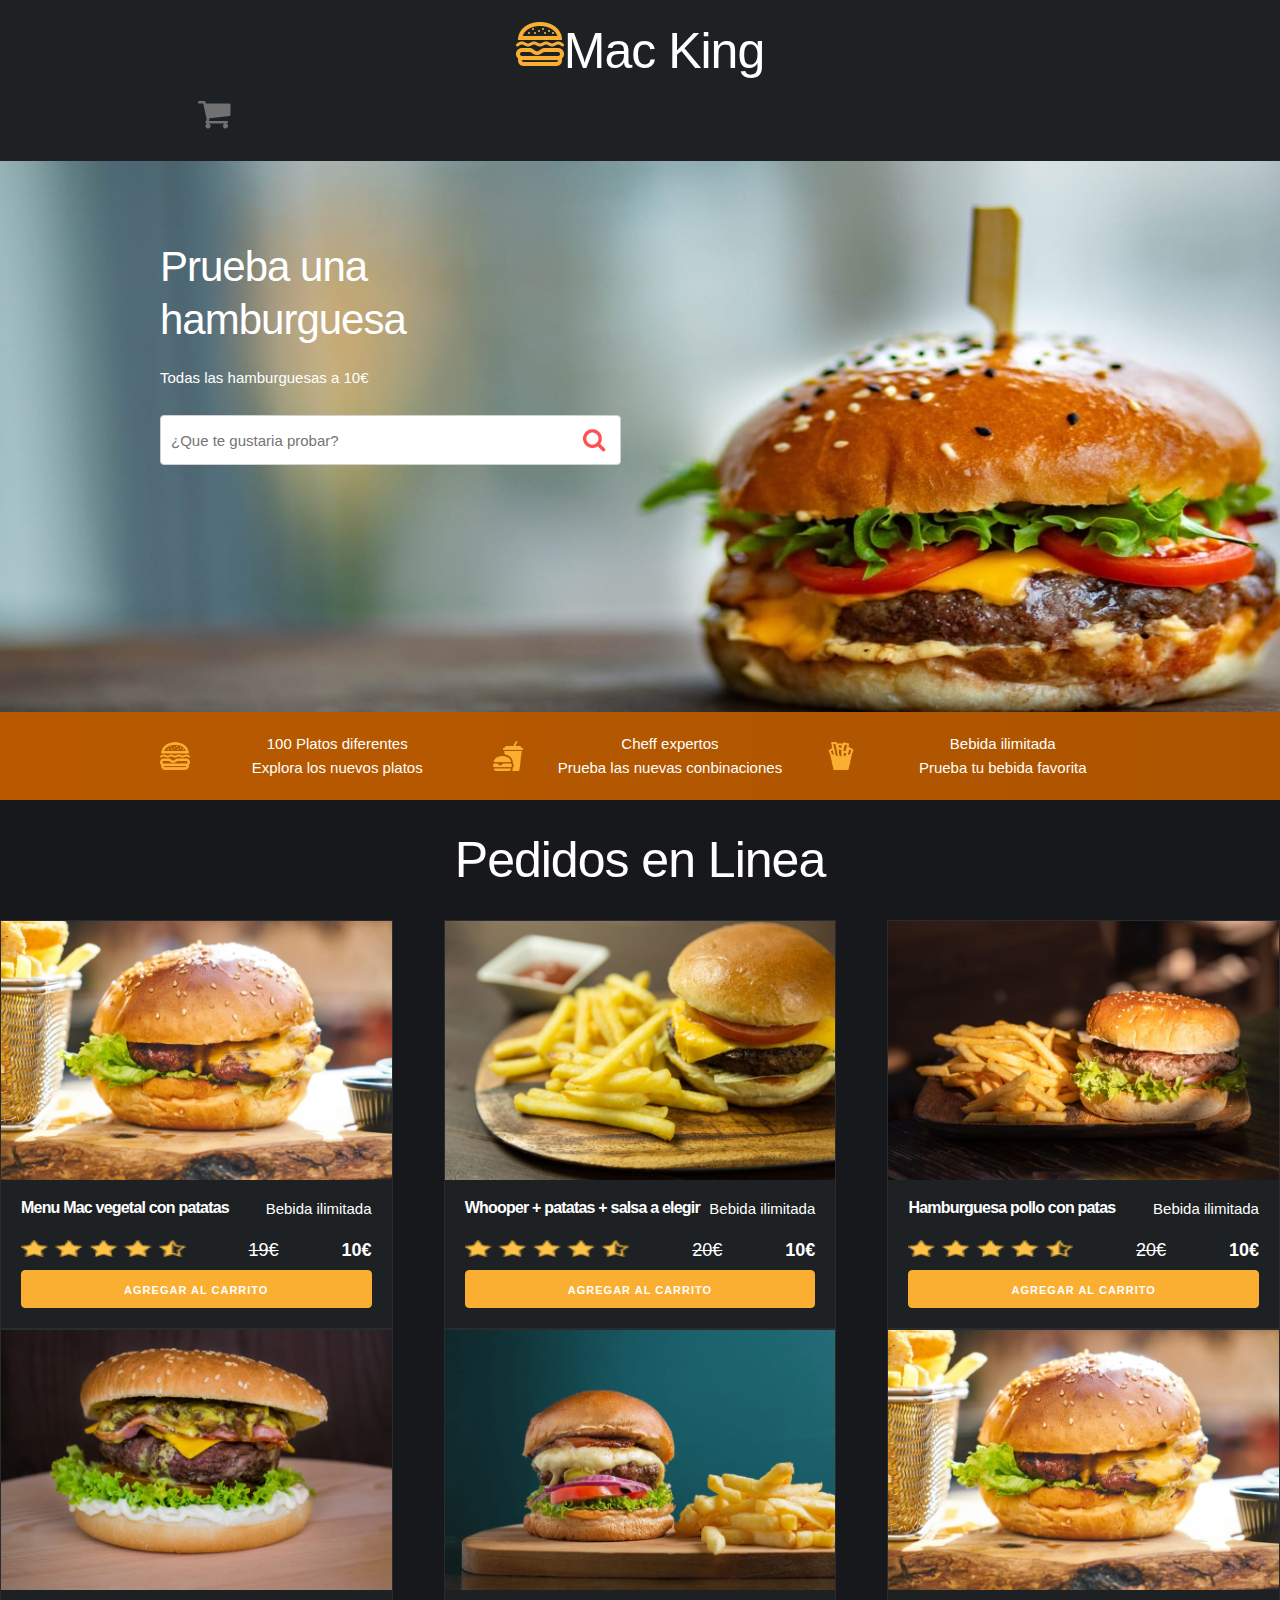
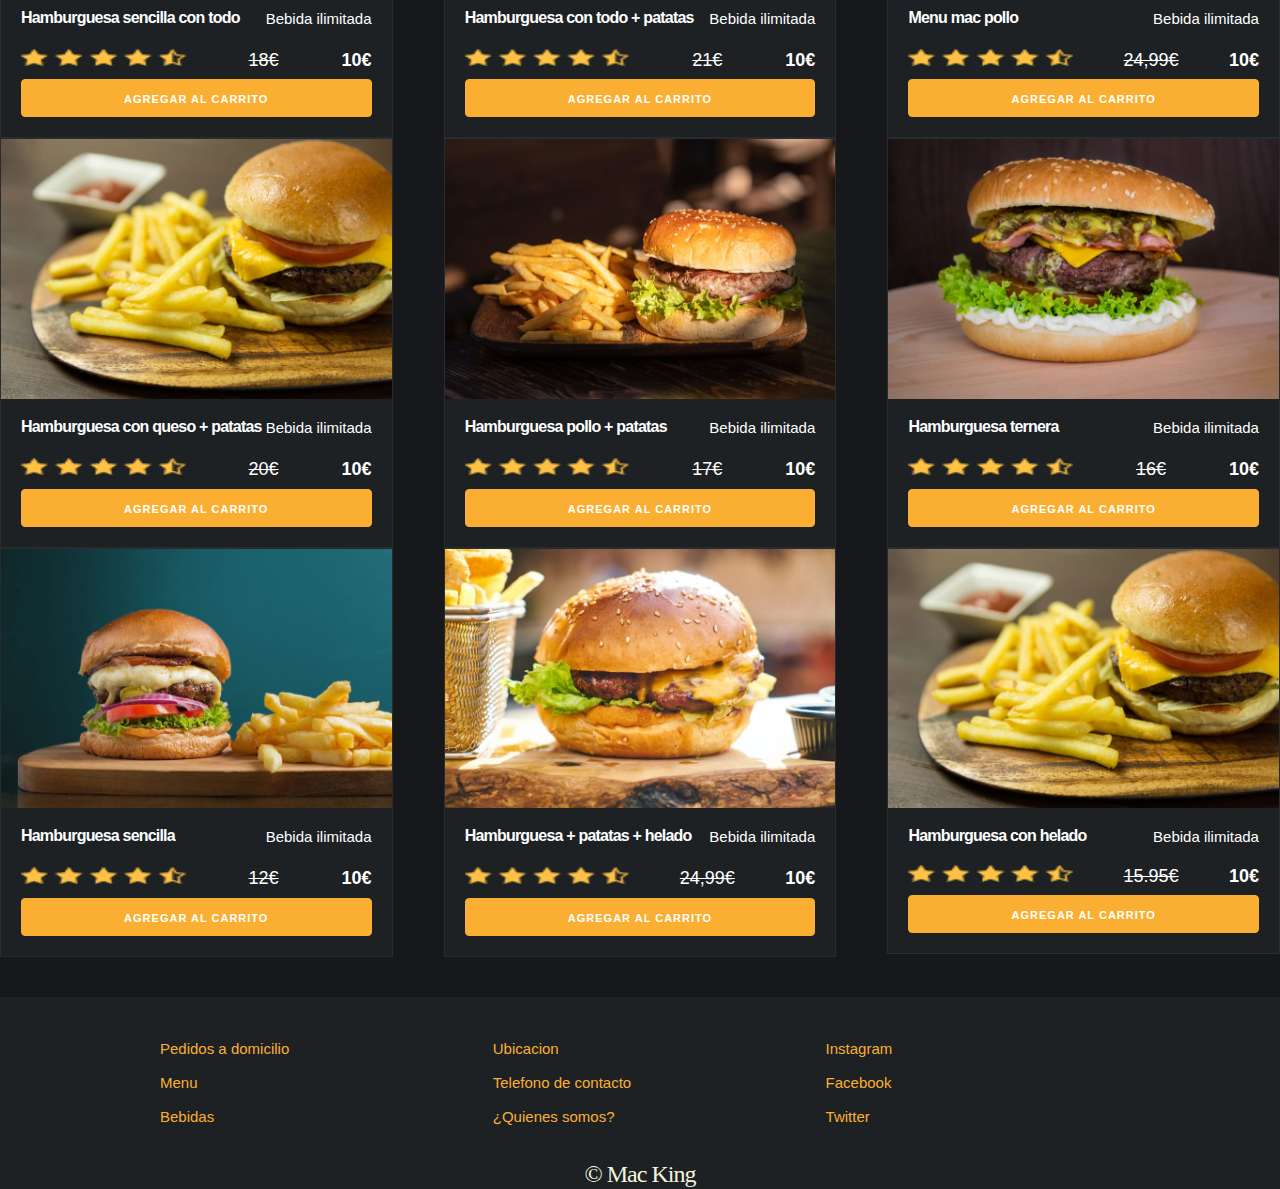
<file: index.html>
<!DOCTYPE html>
<html lang="en">
<head>
    <meta charset="UTF-8">
    <meta http-equiv="X-UA-Compatible" content="IE=edge">
    <meta name="viewport" content="width=device-width, initial-scale=1.0">
    <meta name="Descripcion" content="Comida rapida">
    <meta name="autor" content="Alejandro Rodriguez Leal">
    <title>Mac King</title>
    <link rel="icon" type="image/png" sizes="16x16"  href="./img/favicon-16x16.png">
    <link rel="stylesheet" href="css/normalize.css">
    <link rel="stylesheet" href="css/skeleton.css">
    <link rel="stylesheet" href="css/style.css">
</head>
<body>
   <header class="header">
       <div class="container">
           <div class="row">
               <div class="four colums">
                    <h1><img src="./img/logo.png" alt="">Mac King</h1>
               </div>
               <div class="two columns u-pull-rigth">
                    <ul>
                        <li class="submenu">
                            <img src="./img/cart.png">
                            <div id="carrito">
                                <p class="vacio">Carrito vacio</p>
                                <table class="u-full-width">
                                    <thead>
                                        <tr>
                                            <th>Imagen</th>
                                            <th>Platos</th>
                                            <th>Precio</th>
                                        </tr>
                                    </thead>
                                    <tbody>
                                        <tr>
                                            <td>
                                                <img src="./img/platillo1.jpg" width="100">
                                            </td>
                                            <td>Hamburguesa con helado</td>
                                            <td>15€</td>
                                            <td><a href="a" class="borrar plato">X</a></td>
                                        </tr>
                                        <tr>
                                            <td>
                                                <img src="./img/platillo2.jpg" width="100">
                                            </td>
                                            <td>Hamburguesa sencilla</td>
                                            <td>15€</td>
                                            <td><a href="a" class="borrar plato">X</a></td>
                                        </tr>
                                    </tbody>
                                </table>
                                <a href="a" class="button u-full-width">vaciar carrito</a>
                            </div>
                        </li>
                    </ul>
               </div>
            </div>
        </div>
   </header>
   <div class="hero">
       <div class="container">
           <div class="row">
               <div class="six columns">
                   <div class="contenido-hero">
                       <h2>Prueba una hamburguesa</h2>
                       <p>Todas las hamburguesas a 10€</p>
                       <form>
                           <input class="u-full-width" type="text" placeholder="¿Que te gustaria probar?" id="buscador">
                           <input type="submit" class="submit-buscador">
                       </form>
                   </div>
               </div>
           </div>
       </div>
   </div>
   <div class="barra">
       <div class="container">
           <div class="row">
               <div class="four columns icono icono1">
                   <p>100 Platos diferentes<br>
                      Explora los nuevos platos</p>
               </div>
               <div class="four columns icono icono2">
                <p>Cheff expertos<br>
                   Prueba las nuevas conbinaciones</p>
               </div>
               <div class="four columns icono icono3">
                <p>Bebida ilimitada<br>
                   Prueba tu bebida favorita</p>
                </div>
           </div>
       </div>
   </div>
   <div class="lista-platos" class="container">
       <h1 class="encabezado">Pedidos en Linea</h1>
       <div class="row">
           <div class="four columns">
               <div class="card">
                   <img src="./img/platillo1.jpg" class="imagen-plato u-full-width">
                   <div class="info-card">
                       <h4>Menu Mac vegetal con patatas</h4>
                       <p>Bebida ilimitada</p>
                       <img src="./img/estrellas.png" class="estrella-img">
                       <div><p class="precio">19€</p></div>
                       <div class="right-div"><p class="rigth">10€</p></div>
                       <a href="#" class="u-full-width button-primary button input agregar carrito" data-id="1">Agregar al carrito</a>
                   </div>
               </div>
           </div>
           <div class="four columns">
                <div class="card">
                    <img src="./img/platillo2.jpg" class="imagen-plato u-full-width">
                    <div class="info-card">
                        <h4>Whooper + patatas + salsa a elegir</h4>
                        <p>Bebida ilimitada</p>
                        <img src="./img/estrellas.png" class="estrella-img">
                        <div><p class="precio">20€</p></div>
                        <div class="right-div"><p class="rigth">10€</p></div>
                        <a href="#" class="u-full-width button-primary button input agregar carrito" data-id="2">Agregar al carrito</a>
                    </div>
                </div>
            </div>
            <div class="four columns">
                <div class="card">
                    <img src="./img/platillo3.jpg" class="imagen-plato u-full-width">
                    <div class="info-card">
                        <h4>Hamburguesa pollo con patas</h4>
                        <p>Bebida ilimitada</p>
                        <img src="./img/estrellas.png" class="estrella-img">
                        <div><p class="precio">20€</p></div>
                        <div class="right-div"><p class="rigth">10€</p></div>
                        <a href="#" class="u-full-width button-primary button input agregar carrito" data-id="3">Agregar al carrito</a>
                    </div>
                </div>
            </div>
        </div>

        <div class="row">
             <div class="four columns">
                <div class="card">
                    <img src="./img/platillo4.jpg" class="imagen-plato u-full-width">
                    <div class="info-card">
                        <h4>Hamburguesa sencilla con todo</h4>
                        <p>Bebida ilimitada</p>
                        <img src="./img/estrellas.png" class="estrella-img">
                        <div><p class="precio">18€</p></div>
                        <div class="right-div"><p class="rigth">10€</p></div>
                        <a href="#" class="u-full-width button-primary button input agregar carrito" data-id="4">Agregar al carrito</a>
                    </div>
                </div>
            </div>
            <div class="four columns">
                <div class="card">
                    <img src="./img/platillo5.jpg" class="imagen-plato u-full-width">
                    <div class="info-card">
                        <h4>Hamburguesa con todo + patatas</h4>
                        <p>Bebida ilimitada</p>
                        <img src="./img/estrellas.png" class="estrella-img">
                        <div><p class="precio">21€</p></div>
                        <div class="right-div"><p class="rigth">10€</p></div>
                        <a href="#" class="u-full-width button-primary button input agregar carrito" data-id="5">Agregar al carrito</a>
                    </div>
                </div>
            </div>
            <div class="four columns">
                 <div class="card">
                    <img src="./img/platillo1.jpg" class="imagen-plato u-full-width">
                    <div class="info-card">
                        <h4>Menu mac pollo</h4>
                        <p>Bebida ilimitada</p>
                        <img src="./img/estrellas.png" class="estrella-img">
                        <div><p class="precio">24,99€</p></div>
                        <div class="right-div"><p class="rigth">10€</p></div>
                        <a href="#" class="u-full-width button-primary button input agregar carrito" data-id="6">Agregar al carrito</a>
                    </div>
                </div>
            </div>
        </div>
        <div class="row">
            <div class="four columns">
                 <div class="card">
                    <img src="./img/platillo2.jpg" class="imagen-plato u-full-width">
                    <div class="info-card">
                        <h4>Hamburguesa con queso + patatas</h4>
                        <p>Bebida ilimitada</p>
                        <img src="./img/estrellas.png" class="estrella-img">
                        <div><p class="precio">20€</p></div>
                        <div class="right-div"><p class="rigth">10€</p></div>
                        <a href="#" class="u-full-width button-primary button input agregar carrito" data-id="7">Agregar al carrito</a>
                    </div>
                </div>
            </div>
            <div class="four columns">
                <div class="card">
                    <img src="./img/platillo3.jpg" class="imagen-plato u-full-width">
                    <div class="info-card">
                        <h4>Hamburguesa pollo + patatas</h4>
                        <p>Bebida ilimitada</p>
                        <img src="./img/estrellas.png" class="estrella-img">
                        <div><p class="precio">17€</p></div>
                        <div class="right-div"><p class="rigth">10€</p></div>
                        <a href="#" class="u-full-width button-primary button input agregar carrito" data-id="8">Agregar al carrito</a>
                    </div>
                </div>
            </div>
            <div class="four columns">
                <div class="card">
                    <img src="./img/platillo4.jpg" class="imagen-plato u-full-width">
                    <div class="info-card">
                        <h4>Hamburguesa ternera</h4>
                        <p>Bebida ilimitada</p>
                        <img src="./img/estrellas.png" class="estrella-img">
                        <div><p class="precio">16€</p></div>
                        <div class="right-div"><p class="rigth">10€</p></div>
                        <a href="#" class="u-full-width button-primary button input agregar carrito" data-id="9">Agregar al carrito</a>
                    </div>
                </div>
            </div>
        </div>

        <div class="row">
            <div class="four columns">
                <div class="card">
                    <img src="./img/platillo5.jpg" class="imagen-plato u-full-width">
                    <div class="info-card">
                        <h4>Hamburguesa sencilla</h4>
                        <p>Bebida ilimitada</p>
                        <img src="./img/estrellas.png" class="estrella-img">
                        <div><p class="precio">12€</p></div>
                        <div class="right-div"><p class="rigth">10€</p></div>
                        <a href="#" class="u-full-width button-primary button input agregar carrito" data-id="10">Agregar al carrito</a>
                    </div>
                </div>
            </div>
            <div class="four columns">
                <div class="card">
                    <img src="./img/platillo1.jpg" class="imagen-plato u-full-width">
                    <div class="info-card">
                        <h4>Hamburguesa + patatas + helado</h4>
                        <p>Bebida ilimitada</p>
                        <img src="./img/estrellas.png" class="estrella-img">
                        <div><p class="precio">24,99€</p></div>
                        <div class="right-div"><p class="rigth">10€</p></div>
                        <a href="#" class="u-full-width button-primary button input agregar carrito" data-id="11">Agregar al carrito</a>
                    </div>
                </div>
            </div>
            <div class="four columns">
                <div class="card">
                    <img src="./img/platillo2.jpg" class="imagen-plato u-full-width">
                    <div class="info-card">
                        <h4>Hamburguesa con helado</h4>
                        <p class="bebida-ilimitada">Bebida ilimitada</p>
                        <img src="./img/estrellas.png" class="estrella-img">
                        <div><p class="precio">15.95€</p></div>
                        <div class="right-div"><p class="rigth">10€</p></div>
                        <a href="#" class="u-full-width button-primary button input agregar carrito" data-id="12">Agregar al carrito</a>
                    </div>
                </div>
            </div>
        </div>

    </div>
    <footer class="footer">
        <div class="container">
            <div class="row">
                <div class="four columns">
                    <nav class="menu">
                        <a class="enlace" href="./contenido/pedidos.html">Pedidos a domicilio</a>
                        <a class="enlace" href="./contenido/menu.html">Menu</a>
                        <a class="enlace" href="./contenido/bebidas.html">Bebidas</a>
                    </nav>
                </div>
                <div class="four columns">
                    <nav class="menu">
                        <a class="enlace" href="https://www.google.com/maps/place/06410+Santa+Amalia,+Badajoz/@39.0115737,-6.0201192,15z/data=!3m1!4b1!4m5!3m4!1s0xd144890ec9e7c43:0x7614db9bf525e4c9!8m2!3d39.0117966!4d-6.0099104">Ubicacion</a>
                        <a class="enlace" href="tel:+34624252533">Telefono de contacto</a>
                        <a class="enlace" href="./contenido/nosotros.html">¿Quienes somos?</a>
                    </nav>
                </div>
                <div class="four columns">
                    <nav class="menu">
                        <a class="enlace" href="https://www.instagram.com">Instagram</a>
                        <a class="enlace" href="https://es-es.facebook.com">Facebook</a>
                        <a class="enlace" href="https://twitter.com/?lang=es">Twitter</a>
                    </nav>
                </div>
            </div>
        </div>
        <h2 class="titulo-final">&copy; Mac King</h2>
    </footer>
</body>
</html>
</file>
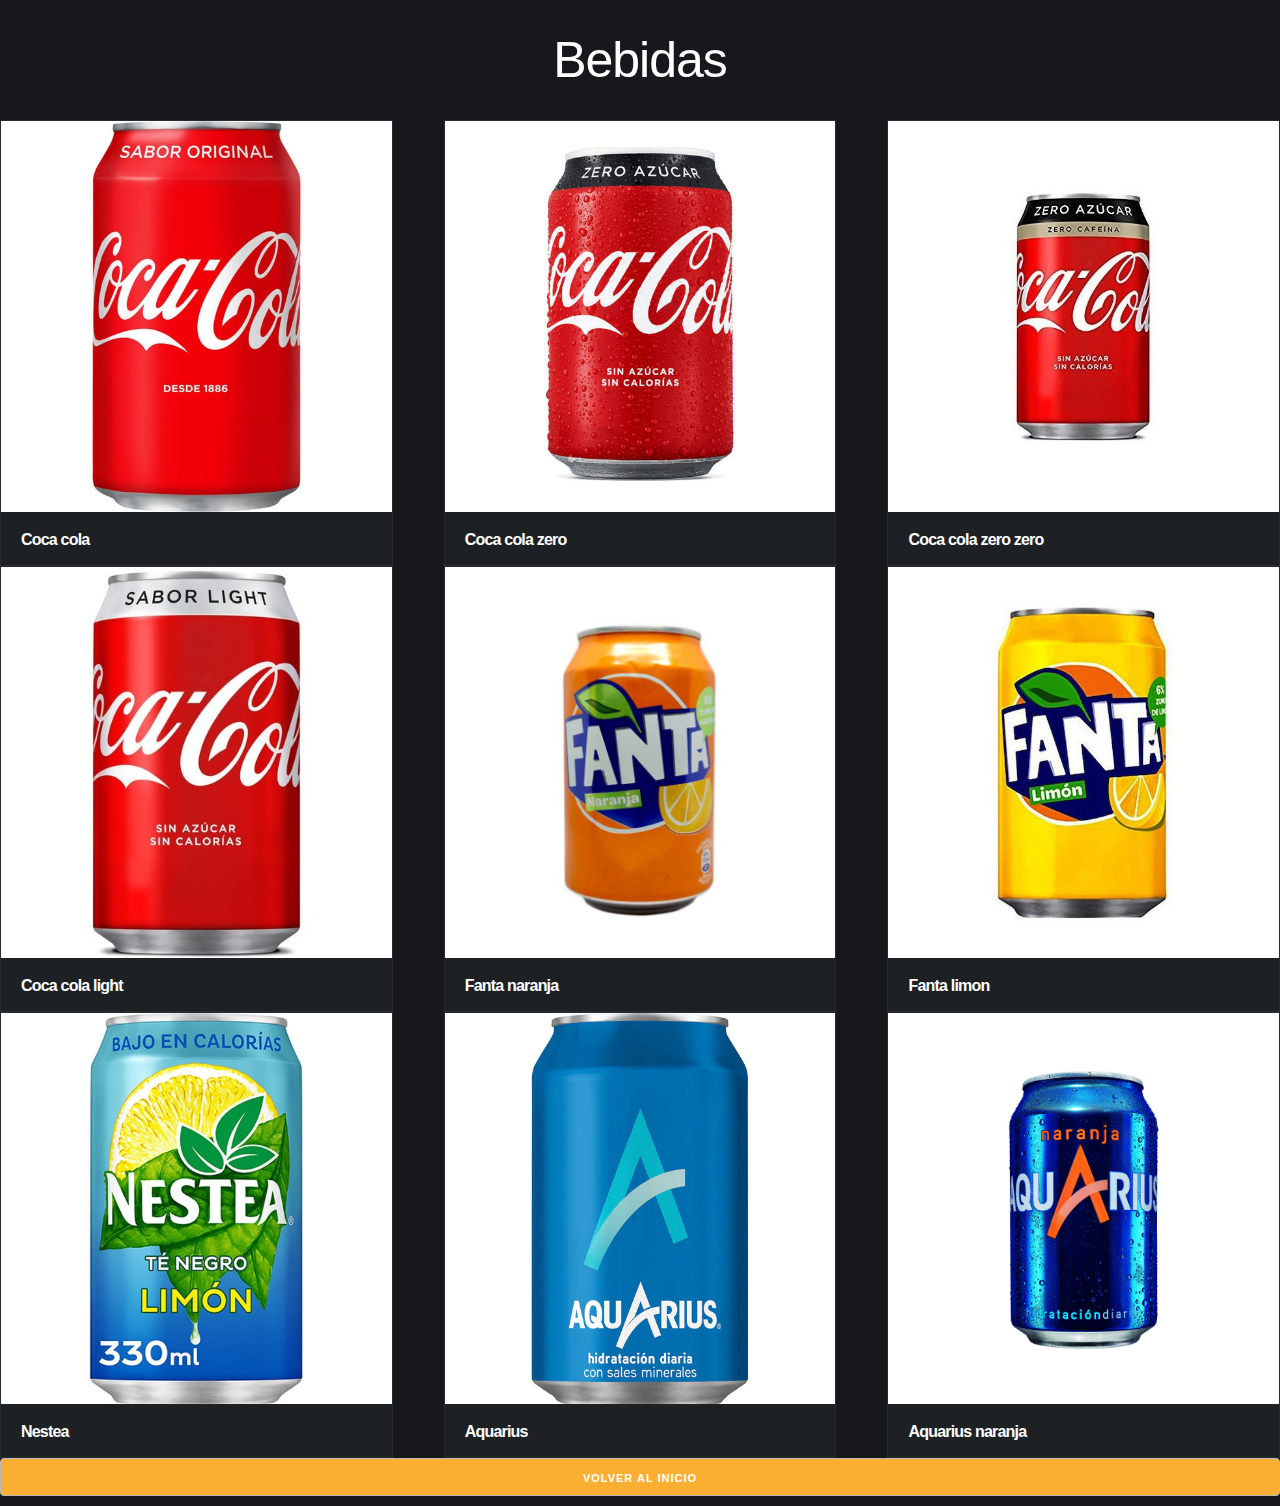
<file: contenido/bebidas.html>
<!DOCTYPE html>
<html lang="en">
<head>
    <meta charset="UTF-8">
    <meta http-equiv="X-UA-Compatible" content="IE=edge">
    <meta name="viewport" content="width=device-width, initial-scale=1.0">
    <title>Menu</title>
    <link rel="stylesheet" href="../css/normalize.css">
    <link rel="stylesheet" href="../css/skeleton.css">
    <link rel="stylesheet" href="../css/style.css">
</head>
<body>
    <h1 class="encabezado">Bebidas</h1>
    <div class="row">
        <div class="four columns">
            <div class="card">
                <img src="../img/coca-cola.jpg" class="imagen-plato u-full-width">
                <div class="info-card">
                    <h4>Coca cola</h4>
                </div>
            </div>
        </div>
        <div class="four columns">
             <div class="card">
                 <img src="../img/coca-cola-zero.jpg" class="imagen-plato u-full-width">
                 <div class="info-card">
                     <h4>Coca cola zero</h4>
                 </div>
             </div>
         </div>
         <div class="four columns">
             <div class="card">
                 <img src="../img/coca-cola-zero-zero.jpg" class="imagen-plato u-full-width">
                 <div class="info-card">
                     <h4>Coca cola zero zero</h4>
                 </div>
             </div>
         </div>
     </div>

     <div class="row">
          <div class="four columns">
             <div class="card">
                 <img src="../img/coca-cola-light.jpg" class="imagen-plato u-full-width">
                 <div class="info-card">
                     <h4>Coca cola light</h4>
                 </div>
             </div>
         </div>
         <div class="four columns">
             <div class="card">
                 <img src="../img/fanta-naranja.jpg" class="imagen-plato u-full-width">
                 <div class="info-card">
                     <h4>Fanta naranja</h4>
                 </div>
             </div>
         </div>
         <div class="four columns">
              <div class="card">
                 <img src="../img/fanta-limon.jpg" class="imagen-plato u-full-width">
                 <div class="info-card">
                     <h4>Fanta limon</h4>
                 </div>
             </div>
         </div>
     </div>
     <div class="row">
         <div class="four columns">
              <div class="card">
                 <img src="../img/nestea.jpg" class="imagen-plato u-full-width">
                 <div class="info-card">
                     <h4>Nestea</h4>
                 </div>
             </div>
         </div>
         <div class="four columns">
             <div class="card">
                 <img src="../img/aquarius.jpg" class="imagen-plato u-full-width">
                 <div class="info-card">
                     <h4>Aquarius</h4>
                 </div>
             </div>
         </div>
         <div class="four columns">
             <div class="card">
                 <img src="../img/aquarius-naranja.jpg" class="imagen-plato u-full-width">
                 <div class="info-card">
                     <h4>Aquarius naranja</h4>
                 </div>
             </div>
         </div>
     </div>
 <a href="../index.html" class="button u-full-width">Volver al inicio</a>
</body>
</html>
</file>
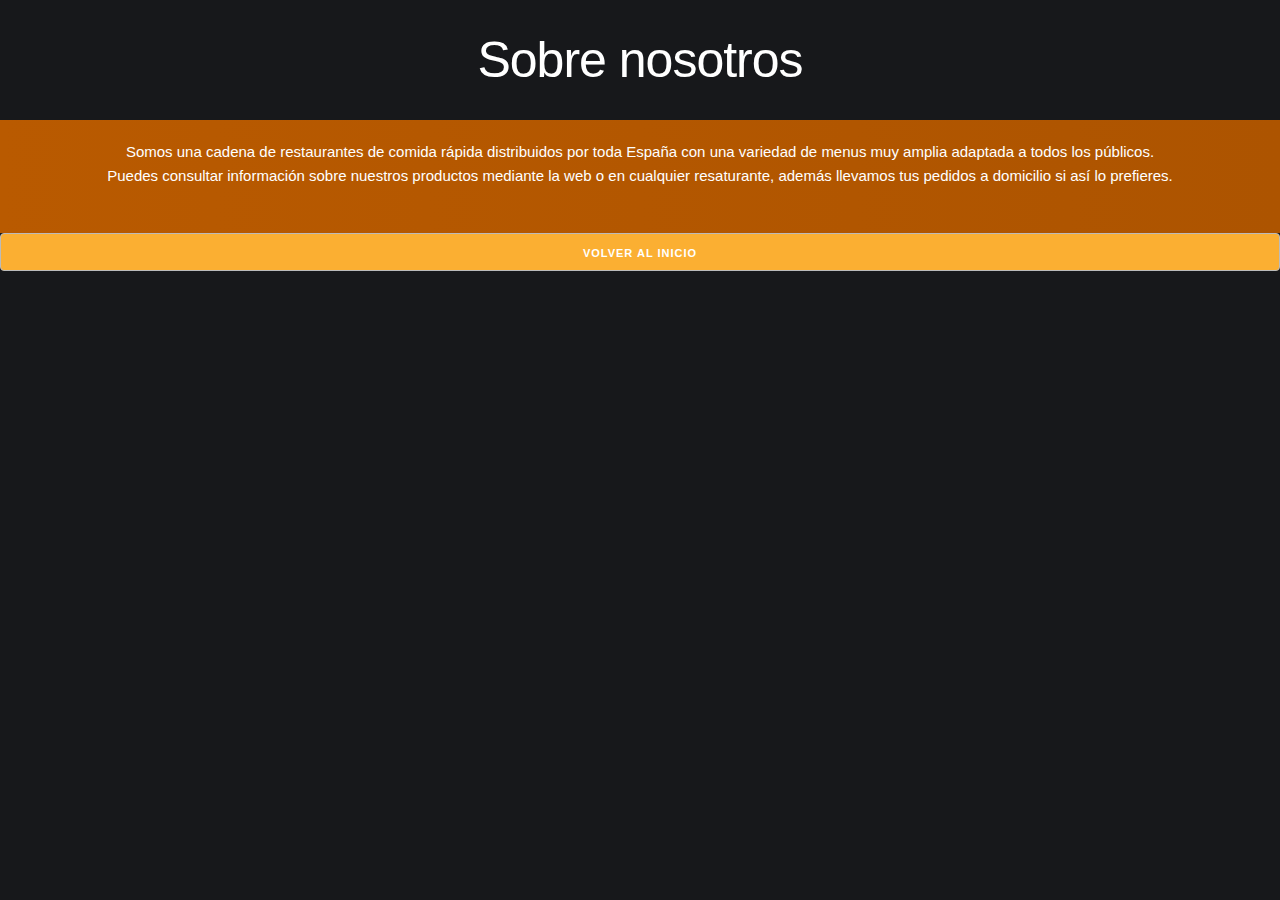
<file: contenido/nosotros.html>
<!DOCTYPE html>
<html lang="en">
<head>
    <meta charset="UTF-8">
    <meta http-equiv="X-UA-Compatible" content="IE=edge">
    <meta name="viewport" content="width=device-width, initial-scale=1.0">
    <title>Menu</title>
    <link rel="stylesheet" href="../css/normalize.css">
    <link rel="stylesheet" href="../css/skeleton.css">
    <link rel="stylesheet" href="../css/style.css">
</head>
<body>
    <h1 class="encabezado">Sobre nosotros</h1>
    <div class="barra1">
        <p>Somos una cadena de restaurantes de comida rápida distribuidos por toda España con una variedad de menus muy amplia adaptada a todos los públicos. <br>
            Puedes consultar información sobre nuestros productos mediante la web o en cualquier resaturante, además llevamos tus pedidos a domicilio si así lo prefieres.
        </p>
    </div>
    <a href="../index.html" class="button u-full-width">Volver al inicio</a>
</body>
</html>
</file>
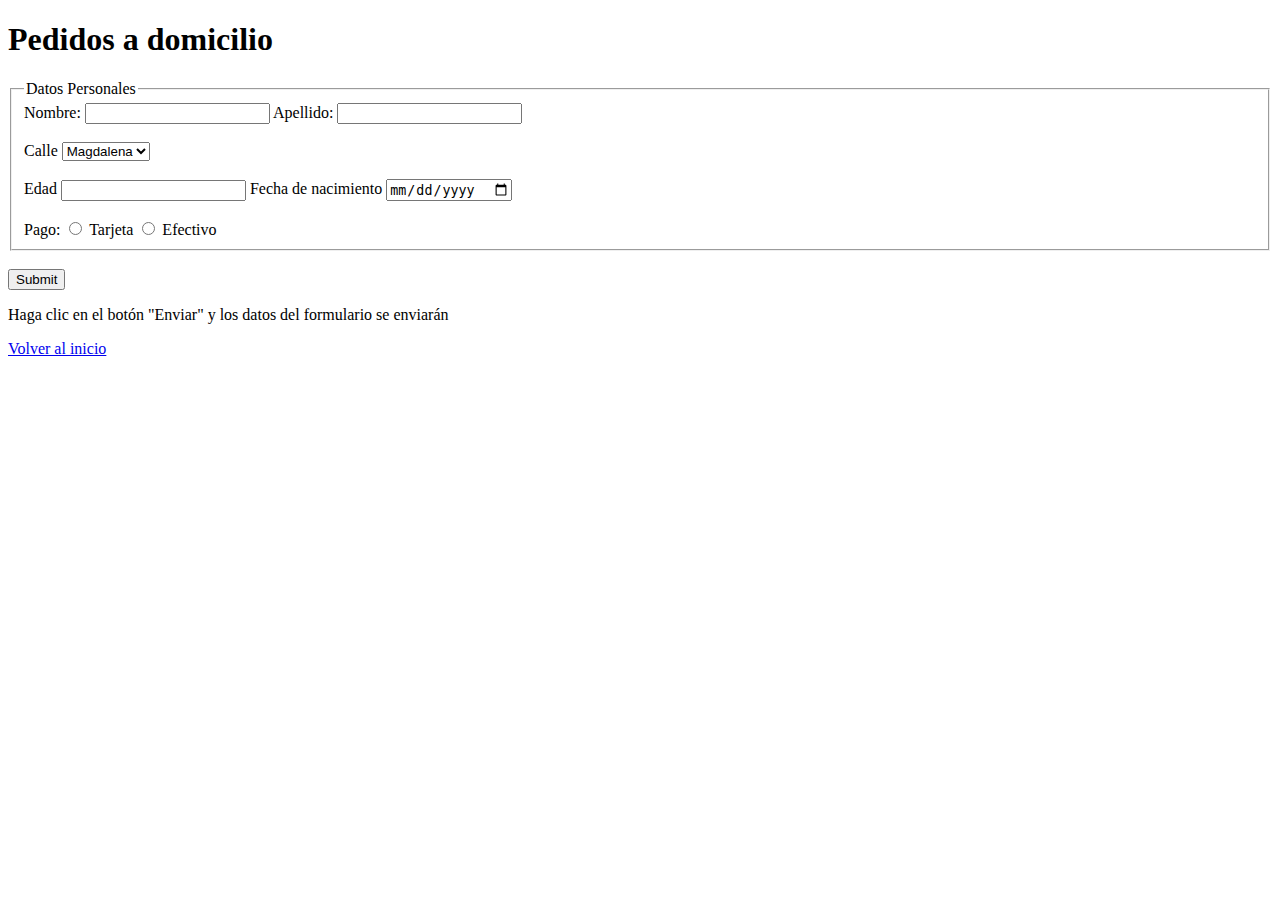
<file: contenido/pedidos.html>
<!DOCTYPE html>
<html lang="en">
<head>
    <meta charset="UTF-8">
    <meta http-equiv="X-UA-Compatible" content="IE=edge">
    <meta name="viewport" content="width=device-width, initial-scale=1.0">
    <title>Menu</title>
<body>
    <h1 class="encabezado">Pedidos a domicilio</h1>
    <form action="/action_page.php">
        <fieldset>
          <legend>Datos Personales</legend>
          <label for="fname">Nombre:</label>
           <input type="text" id="fname" name="fname" required>
          <label for="lname">Apellido:</label required>
            <input type="text" id="lname" name="lname">  
        <br><br>
          <label for="lname">Calle</label>
          <select name="Calle" id="Calle">
            <option value="Magdalena">Magdalena</option>
            <option value="Olivo">Olivo</option>
            <option value="Jardin">Jardin</option>
          </select><br><br>
          <label for="edad">Edad</label>
            <input type="number" id="Edad" name="Edad" pattern="[18-65]{2}">
          <label for="Fecha de nacimiento">Fecha de nacimiento</label>
            <input type="date" name="Fecha"><br><br>
          <label for="fname">Pago: </label>
            <input type="radio" id="H" name="fav_language" value="H">
        <label for="html">Tarjeta</label>
            <input type="radio" id="M" name="fav_language" value="M">
        <label for="html">Efectivo</label>
        </fieldset><br>
        </form>
        <input type="submit">
<p>Haga clic en el botón "Enviar" y los datos del formulario se enviarán</p>
<a href="../index.html" class="button u-full-width">Volver al inicio</a>
</body>
</html>
</file>
<file: css/skeleton.css>
.container {
  position: relative;
  width: 100%;
  max-width: 960px;
  margin: 0 auto;
  padding: 0 20px;
  box-sizing: border-box; }
.column,
.columns {
  width: 100%;
  float: left;
  box-sizing: border-box; }
@media (min-width: 400px) {
  .container {
    width: 85%;
    padding: 0; }
}
@media (min-width: 550px) {
  .container {
    width: 80%; }
  .column,
  .columns {
    margin-left: 4%; }
  .column:first-child,
  .columns:first-child {
    margin-left: 0; }

  .one.column,
  .one.columns                    { width: 4.66666666667%; }
  .two.columns                    { width: 13.3333333333%; }
  .three.columns                  { width: 22%;            }
  .four.columns                   { width: 30.6666666667%; }
  .five.columns                   { width: 39.3333333333%; }
  .six.columns                    { width: 48%;            }
  .seven.columns                  { width: 56.6666666667%; }
  .eight.columns                  { width: 65.3333333333%; }
  .nine.columns                   { width: 74.0%;          }
  .ten.columns                    { width: 82.6666666667%; }
  .eleven.columns                 { width: 91.3333333333%; }
  .twelve.columns                 { width: 100%; margin-left: 0; }

  .one-third.column               { width: 30.6666666667%; }
  .two-thirds.column              { width: 65.3333333333%; }

  .one-half.column                { width: 48%; }

  .offset-by-one.column,
  .offset-by-one.columns          { margin-left: 8.66666666667%; }
  .offset-by-two.column,
  .offset-by-two.columns          { margin-left: 17.3333333333%; }
  .offset-by-three.column,
  .offset-by-three.columns        { margin-left: 26%;            }
  .offset-by-four.column,
  .offset-by-four.columns         { margin-left: 34.6666666667%; }
  .offset-by-five.column,
  .offset-by-five.columns         { margin-left: 43.3333333333%; }
  .offset-by-six.column,
  .offset-by-six.columns          { margin-left: 52%;            }
  .offset-by-seven.column,
  .offset-by-seven.columns        { margin-left: 60.6666666667%; }
  .offset-by-eight.column,
  .offset-by-eight.columns        { margin-left: 69.3333333333%; }
  .offset-by-nine.column,
  .offset-by-nine.columns         { margin-left: 78.0%;          }
  .offset-by-ten.column,
  .offset-by-ten.columns          { margin-left: 86.6666666667%; }
  .offset-by-eleven.column,
  .offset-by-eleven.columns       { margin-left: 95.3333333333%; }

  .offset-by-one-third.column,
  .offset-by-one-third.columns    { margin-left: 34.6666666667%; }
  .offset-by-two-thirds.column,
  .offset-by-two-thirds.columns   { margin-left: 69.3333333333%; }

  .offset-by-one-half.column,
  .offset-by-one-half.columns     { margin-left: 52%; }

}
html {
  font-size: 62.5%; }
body {
  font-size: 1.5em; 
  line-height: 1.6;
  font-weight: 400;
  font-family: "Raleway", "HelveticaNeue", "Helvetica Neue", Helvetica, Arial, sans-serif;
  color: #222; }
h1, h2, h3, h4, h5, h6 {
  margin-top: 0;
  margin-bottom: 2rem;
  font-weight: 300; }
h1 { font-size: 4.0rem; line-height: 1.2;  letter-spacing: -.1rem;}
h2 { font-size: 3.6rem; line-height: 1.25; letter-spacing: -.1rem; }
h3 { font-size: 3.0rem; line-height: 1.3;  letter-spacing: -.1rem; }
h4 { font-size: 2.4rem; line-height: 1.35; letter-spacing: -.08rem; }
h5 { font-size: 1.8rem; line-height: 1.5;  letter-spacing: -.05rem; }
h6 { font-size: 1.5rem; line-height: 1.6;  letter-spacing: 0; }
@media (min-width: 550px) {
  h1 { font-size: 5.0rem; }
  h2 { font-size: 4.2rem; }
  h3 { font-size: 3.6rem; }
  h4 { font-size: 3.0rem; }
  h5 { font-size: 2.4rem; }
  h6 { font-size: 1.5rem; }
}
p {
  margin-top: 0; }
a {
  color: #fbaf32; }
a:hover {
  color: #dc8b04; }
.button,
button,
input[type="submit"],
input[type="reset"],
input[type="button"] {
  display: inline-block;
  height: 38px;
  padding: 0 30px;
  color: #555;
  text-align: center;
  font-size: 11px;
  font-weight: 600;
  line-height: 38px;
  letter-spacing: .1rem;
  text-transform: uppercase;
  text-decoration: none;
  white-space: nowrap;
  background-color: transparent;
  border-radius: 4px;
  border: 1px solid #bbb;
  cursor: pointer;
  box-sizing: border-box; }
.button:hover,
button:hover,
input[type="submit"]:hover,
input[type="reset"]:hover,
input[type="button"]:hover,
.button:focus,
button:focus,
input[type="submit"]:focus,
input[type="reset"]:focus,
input[type="button"]:focus {
  color: #333;
  border-color: #888;
  outline: 0; }
.button.button-primary,
button.button-primary,
input[type="submit"].button-primary,
input[type="reset"].button-primary,
input[type="button"].button-primary {
  color: #FFF;
  background-color: #FBAF32;
  border-color: #FBAF32; }
.button.button-primary:hover,
button.button-primary:hover,
input[type="submit"].button-primary:hover,
input[type="reset"].button-primary:hover,
input[type="button"].button-primary:hover,
.button.button-primary:focus,
button.button-primary:focus,
input[type="submit"].button-primary:focus,
input[type="reset"].button-primary:focus,
input[type="button"].button-primary:focus {
  color: #FFF;
  background-color: #dc8b04;
  border-color: #dc8b04; }
input[type="email"],
input[type="number"],
input[type="search"],
input[type="text"],
input[type="tel"],
input[type="url"],
input[type="password"],
textarea,
select {
  height: 38px;
  padding: 6px 10px; 
  background-color: #fff;
  border: 1px solid #D1D1D1;
  border-radius: 4px;
  box-shadow: none;
  box-sizing: border-box; }
input[type="email"],
input[type="number"],
input[type="search"],
input[type="text"],
input[type="tel"],
input[type="url"],
input[type="password"],
textarea {
  -webkit-appearance: none;
     -moz-appearance: none;
          appearance: none; }
textarea {
  min-height: 65px;
  padding-top: 6px;
  padding-bottom: 6px; }
input[type="email"]:focus,
input[type="number"]:focus,
input[type="search"]:focus,
input[type="text"]:focus,
input[type="tel"]:focus,
input[type="url"]:focus,
input[type="password"]:focus,
textarea:focus,
select:focus {
  border: 1px solid #FBAF32;
  outline: 0; }
label,
legend {
  display: block;
  margin-bottom: .5rem;
  font-weight: 600; }
fieldset {
  padding: 0;
  border-width: 0; }
input[type="checkbox"],
input[type="radio"] {
  display: inline; }
label > .label-body {
  display: inline-block;
  margin-left: .5rem;
  font-weight: normal; }
ul {
  list-style: circle inside; }
ol {
  list-style: decimal inside; }
ol, ul {
  padding-left: 0;
  margin-top: 0; }
ul ul,
ul ol,
ol ol,
ol ul {
  margin: 1.5rem 0 1.5rem 3rem;
  font-size: 90%; }
li {
  margin-bottom: 1rem; }
code {
  padding: .2rem .5rem;
  margin: 0 .2rem;
  font-size: 90%;
  white-space: nowrap;
  background: #F1F1F1;
  border: 1px solid #E1E1E1;
  border-radius: 4px; }
pre > code {
  display: block;
  padding: 1rem 1.5rem;
  white-space: pre; }
th,
td {
  padding: 12px 15px;
  text-align: left;
  border-bottom: 1px solid #E1E1E1; }
th:first-child,
td:first-child {
  padding-left: 0; }
th:last-child,
td:last-child {
  padding-right: 0; }

button,
.button {
  margin-bottom: 1rem; }
input,
textarea,
select,
fieldset {
  margin-bottom: 1.5rem; }
pre,
blockquote,
dl,
figure,
table,
p,
ul,
ol,
form {
  margin-bottom: 2.5rem; }
.u-full-width {
  width: 100%;
  box-sizing: border-box; }
.u-max-full-width {
  max-width: 100%;
  box-sizing: border-box; }
.right {
  float: right; }
.left {
  float: left; }
hr {
  margin-top: 3rem;
  margin-bottom: 3.5rem;
  border-width: 0;
  border-top: 1px solid #E1E1E1; }
.container:after,
.row:after,
.u-cf {
  content: "";
  display: table;
  clear: both; }
@media (min-width: 400px) {}

@media (min-width: 550px) {}

@media (min-width: 750px) {}

@media (min-width: 1000px) {}

@media (min-width: 1200px) {}
</file>
<file: css/style.css>
body {
    background-color: #17181b;
}
h1 {
    text-align: center;
    color: white;
}
h4 {
    font-size: 16px;
    font-weight: 700;
}
header {
    padding: 20px 0 0 0;
    background: #1d2124;
    text-align: center;
}

@media (min-width : 750px) {
    header {
        text-align: left;
    }
}

.borrar-platilo {
    background-color: #fbaf32;
    border-radius: 50%;
    padding: 5px 10px;
    text-decoration: none;
    color:rgb(71, 71, 71);
    font-weight: bold;

}
ul {
    list-style: none;
}

.hero {
    background-image: url(../img/hero.jpg);
    height: 551px;
}
.encabezado {
    margin: 30px 0;
    color: white;
}
.submenu {
    position: relative;
}
.submenu #carrito{
    display: none;
}
.submenu:hover #carrito{
    display: block;
    color: white;
    position: absolute;
    right: 0;
    top: 100%;
    z-index: 1;
    background: #17181b;
    padding: 20px;
}
.vacio {
    padding: 10px;
    background-color: #fbaf32;
    text-align: center;
    border-radius: 10px;
    color: rgb(255, 255, 255);
}
.button {
    background-color: #fbaf32;
    color: rgb(255, 255, 255);
}
.contenido-hero {
    margin-top: 80px;
    color: white;
}
.contenido-hero form {
    position: relative;
    margin-bottom: 0;
}
.contenido-hero form #buscador {
    height: 50px;
    margin-bottom: 0;
}
.contenido-hero form .submit-buscador {
    position: absolute;
    right: 0;
    top: 0;
    height: 100%;
    padding: 0;
    display: block;
    text-indent: -9999px;
    width: 50px;
    background-image: url(../img/lupa.png);
    background-position: right center;
    background-repeat: no-repeat;
    border: none;
}

.barra {
    padding: 20px 0;
    background: #fbaf32;
    background: -webkit-linear-gradient(left, #b95a00 0%,#ad5400 100% );
}
.barra1 {
    padding: 20px 0;
    background: #fbaf32;
    background: -webkit-linear-gradient(left, #b95a00 0%,#ad5400 100% );
    margin: 0;
    color: white;
    text-align: center;
}
.barra p {
    margin: 0;
    color: white;
}
.icono {
    background-repeat: no-repeat;
    background-position: left center;
    padding-left: 60px;
    background-size: 30px;
    margin-bottom: 40px;
    text-align: center;
}
@media (min-width: 750px) {
    .icono {
        margin-bottom: 0;
    }
}

.icono1 {
    background-image: url(../img/icono1.png);
}
.icono2 {
    background-image: url(../img/icono2.png);
}
.icono3 {
    background-image: url(../img/icono3.png);
}

#lista-platillos .row {
    margin-bottom: 20px;
}
.agregar-carrito{
    margin: 10px 0;
}
.card {
    text-align: center;
    border: 1px solid rgba(255, 255, 255, 0.05);
    background: #1d2124;
}
@media (min-width:550px){
    .card {
        text-align: left;
    }
}
.info-card {
    display: flex;
    padding: 10px 20px;
    color: white;
    flex-wrap: wrap;
    justify-content: space-between;
}

.estrella-img{
    width: 47%;
    height: 17px;
    align-self: center;
}

.bebida-ilimitada{
    align-content: center;
    height: 15px;
}

.info-card p,
.card h4 {
    margin-bottom: 5px;
}
.info-card .precio {
    float: left;
    text-decoration: line-through;
    font-size: 18px;
    margin-top: 10px;
}
.info-card .rigth {
    float: right;
    font-weight: 700;
    font-size: 18px;
    margin-top: 10px;
}

.right-div{
    display: block;
    float: right;
}

.right-div p{
    float: right;
    font-size: 18px;
    margin-top: 10px;
}

.footer {
    margin-top: 40px;
    padding-top: 40px;
    background: #1d2124;
}

.footer .menu a {
    display: block;
    margin-bottom: 10px;
    text-decoration: none;
}
.redes-sociales {
    position: fixed;
    right: 0;
    top: 35%;
    font-size: 1.5rem;
    display: flex;
    flex-direction: column;
    align-items: flex-end;
    z-index: 100;
}
.titulo-final {
    text-align: center;
    font-size: 24px;
    margin: 20px 0 0 0;
    color: beige;
    font-family: 'open sans';
}
</file>
